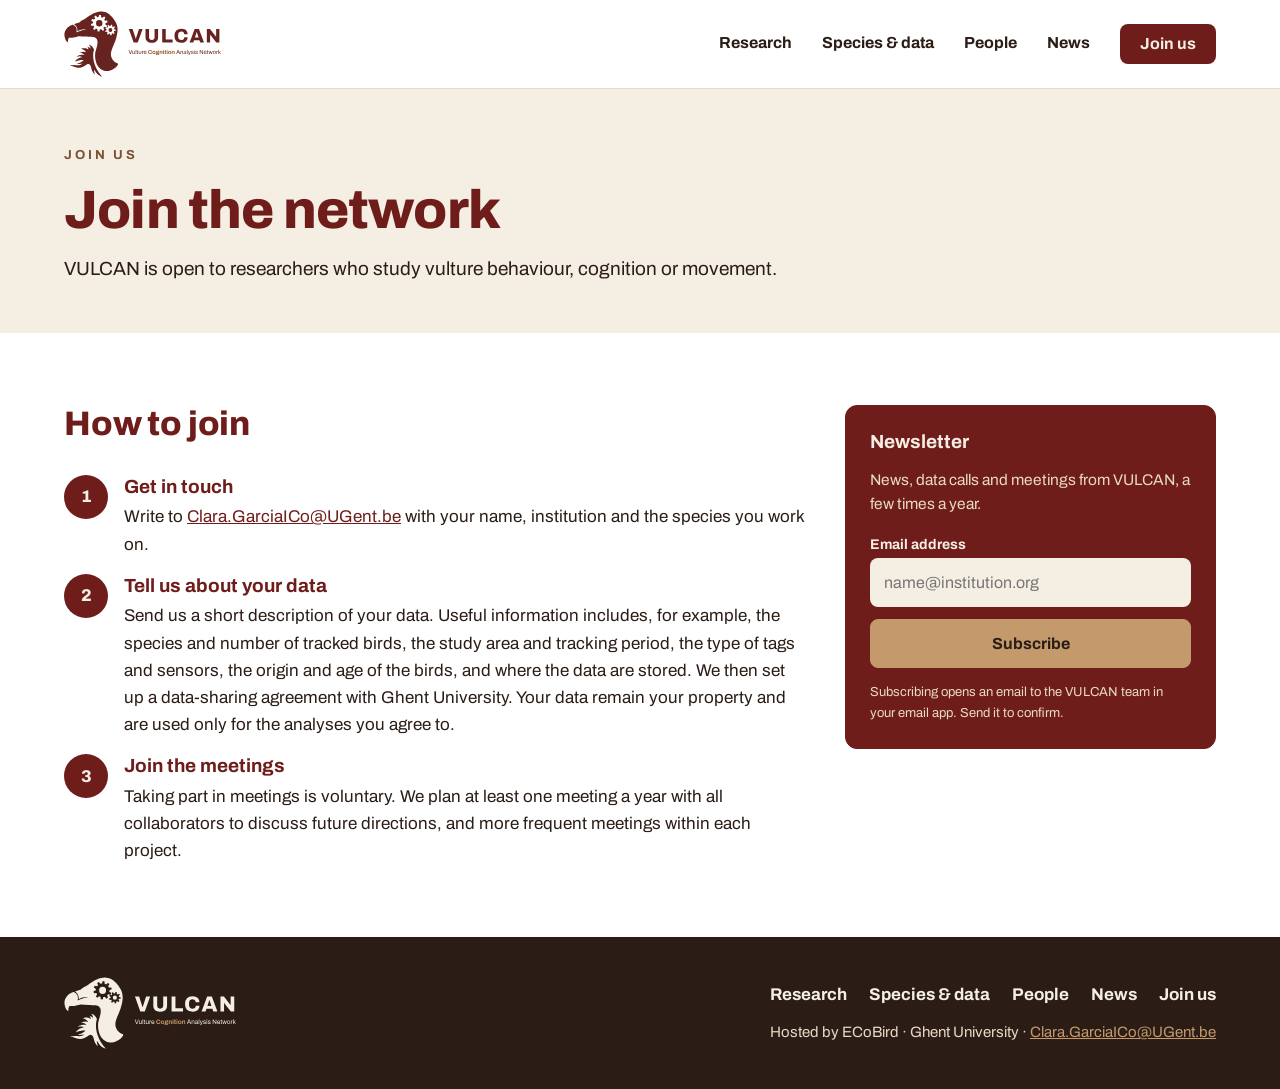
<file: join.html>
<!doctype html>
<html lang="en">
<head>
<meta charset="utf-8">
<meta name="viewport" content="width=device-width, initial-scale=1">
<title>Join us · VULCAN</title>
<meta name="description" content="How to join the VULCAN network and share data.">
<meta property="og:title" content="Join us · VULCAN">
<meta property="og:description" content="How to join the VULCAN network and share data.">
<meta property="og:image" content="assets/img/og-image.png">
<meta name="theme-color" content="#6F1D1B">
<link rel="icon" href="assets/img/favicon.svg" type="image/svg+xml">
<link rel="icon" href="assets/img/favicon-32.png" sizes="32x32" type="image/png">
<link rel="apple-touch-icon" href="assets/img/apple-touch-icon.png">
<link rel="preload" href="assets/fonts/archivo-latin-700-normal.woff2" as="font" type="font/woff2" crossorigin>
<link rel="stylesheet" href="assets/style.css">
</head>
<body>
<a class="skip" href="#main">Skip to content</a>
<header class="site-header">
  <div class="wrap">
    <a class="brand" href="index.html"><img src="assets/img/logo.svg" width="157" height="66" alt="VULCAN · Vulture Cognition Analysis Network · home"></a>
    <button class="menu-toggle" aria-expanded="false" aria-controls="nav">Menu</button>
    <nav class="nav" id="nav" aria-label="Main"><a href="research.html">Research</a><a href="species.html">Species &amp; data</a><a href="people.html">People</a><a href="news.html">News</a><a class="btn" href="join.html" aria-current="page">Join us</a></nav>
  </div>
</header>
<main id="main">
<section class="page-hero"><div class="wrap">
  <p class="kicker">Join us</p><h1>Join the network</h1><p class="lead">VULCAN is open to researchers who study vulture behaviour, cognition or movement.</p>
</div></section>
<section><div class="wrap split">
  <div><div class="section-head"><h2>How to join</h2></div>
  <ol class="steps">
    <li><div><h3>Get in touch</h3><p>Write to <a href="mailto:Clara.GarciaICo@UGent.be">Clara.GarciaICo@UGent.be</a> with your name, institution and the species you work on.</p></div></li>
    <li><div><h3>Tell us about your data</h3><p>Send us a short description of your data. Useful information includes, for example, the species and number of tracked birds, the study area and tracking period, the type of tags and sensors, the origin and age of the birds, and where the data are stored. We then set up a data-sharing agreement with Ghent University. Your data remain your property and are used only for the analyses you agree to.</p></div></li>
    <li><div><h3>Join the meetings</h3><p>Taking part in meetings is voluntary. We plan at least one meeting a year with all collaborators to discuss future directions, and more frequent meetings within each project.</p></div></li>
  </ol></div>
  <div class="card newsletter">
  <h3>Newsletter</h3>
  <p>News, data calls and meetings from VULCAN, a few times a year.</p>
  <form class="nl-form" data-to="Clara.GarciaICo@UGent.be">
    <label for="nl-email">Email address</label>
    <input id="nl-email" name="email" type="email" required placeholder="name@institution.org" autocomplete="email">
    <p style="margin:12px 0 0"><button class="btn btn-tawny" type="submit">Subscribe</button></p>
  </form>
  <small>Subscribing opens an email to the VULCAN team in your email app. Send it to confirm.</small>
</div>
</div></section>
</main>
<footer class="site-footer">
  <div class="wrap">
    <a href="index.html"><img src="assets/img/logo-dark.svg" width="172" height="72" alt="VULCAN · Vulture Cognition Analysis Network"></a>
    <div class="foot-right">
      <nav class="foot-nav" aria-label="Footer"><a href="research.html">Research</a><a href="species.html">Species &amp; data</a><a href="people.html">People</a><a href="news.html">News</a><a href="join.html">Join us</a></nav>
      <p class="foot-meta">Hosted by ECoBird · Ghent University · <a href="mailto:Clara.GarciaICo@UGent.be">Clara.GarciaICo@UGent.be</a></p>
    </div>
  </div>
</footer>
<script src="assets/site.js"></script>
</body>
</html>
</file>
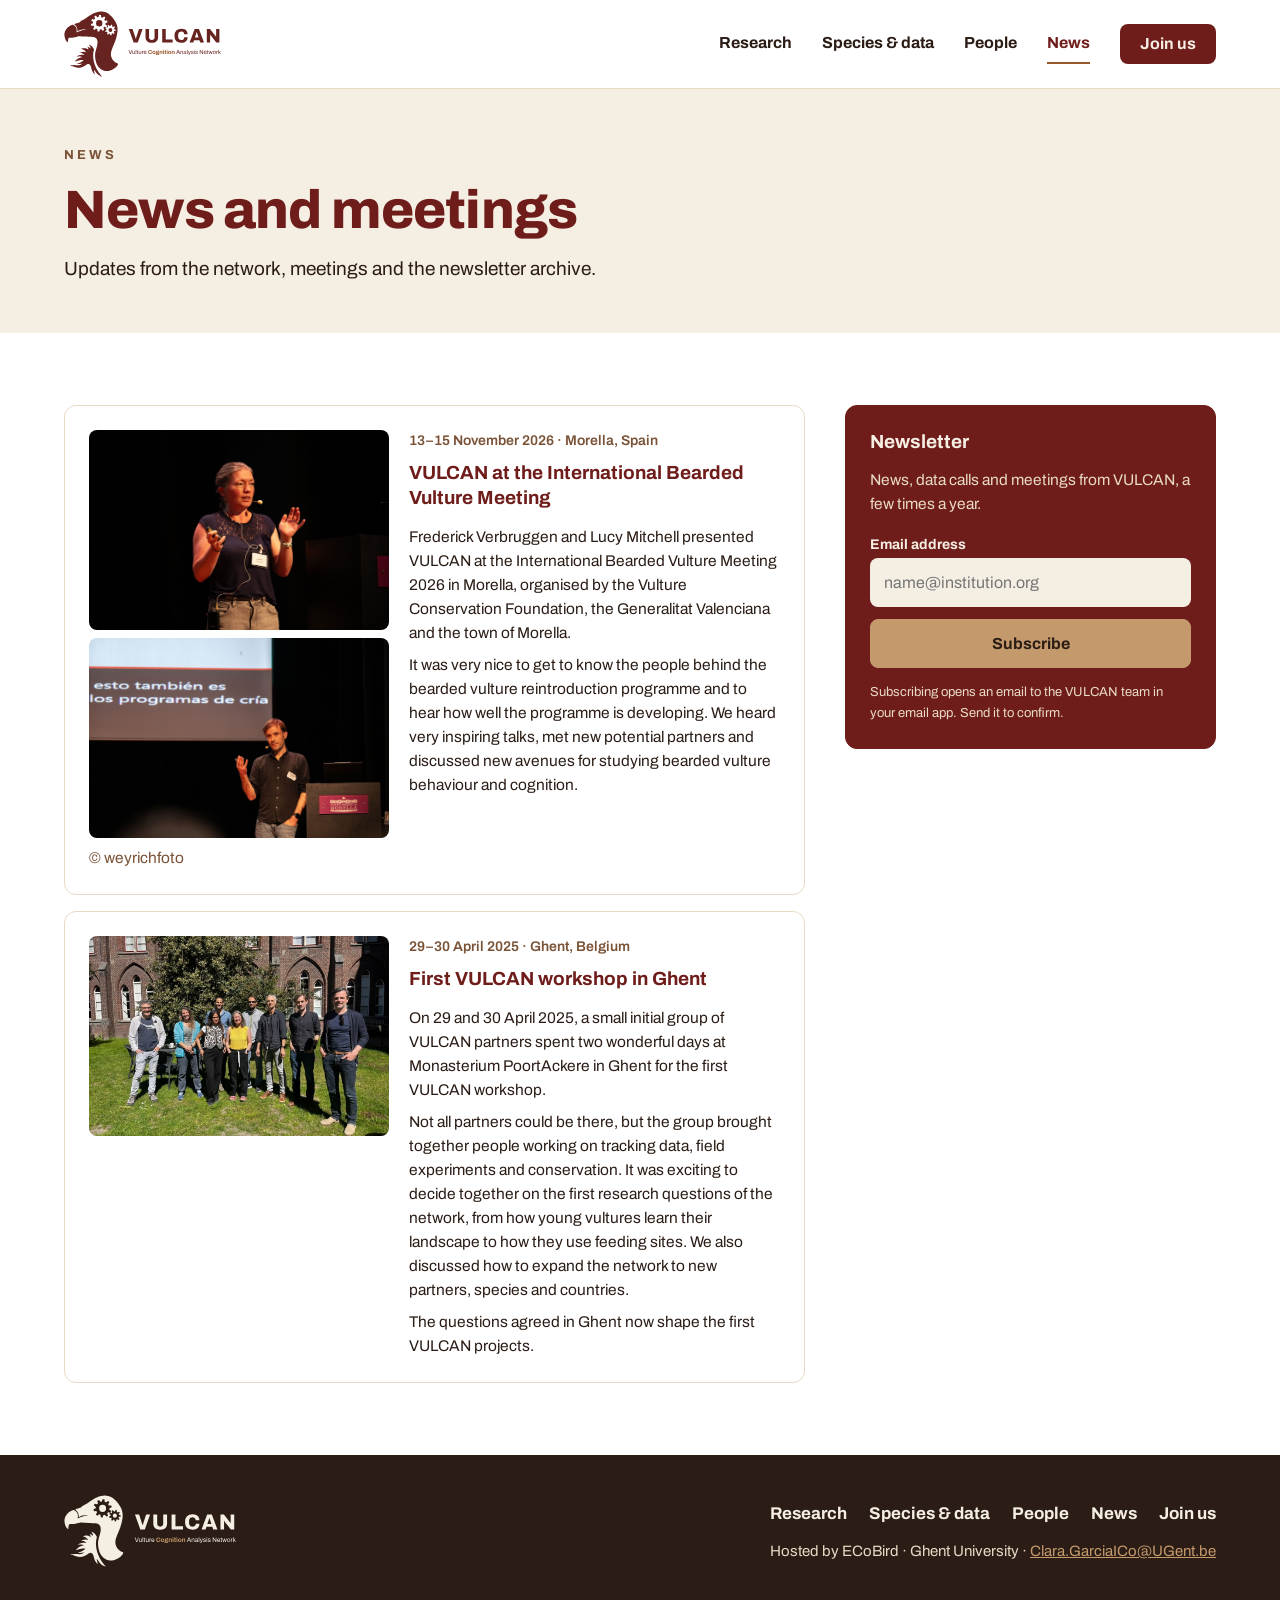
<file: news.html>
<!doctype html>
<html lang="en">
<head>
<meta charset="utf-8">
<meta name="viewport" content="width=device-width, initial-scale=1">
<title>News · VULCAN</title>
<meta name="description" content="Updates, meetings and newsletters from the VULCAN network.">
<meta property="og:title" content="News · VULCAN">
<meta property="og:description" content="Updates, meetings and newsletters from the VULCAN network.">
<meta property="og:image" content="assets/img/og-image.png">
<meta name="theme-color" content="#6F1D1B">
<link rel="icon" href="assets/img/favicon.svg" type="image/svg+xml">
<link rel="icon" href="assets/img/favicon-32.png" sizes="32x32" type="image/png">
<link rel="apple-touch-icon" href="assets/img/apple-touch-icon.png">
<link rel="preload" href="assets/fonts/archivo-latin-700-normal.woff2" as="font" type="font/woff2" crossorigin>
<link rel="stylesheet" href="assets/style.css">
</head>
<body>
<a class="skip" href="#main">Skip to content</a>
<header class="site-header">
  <div class="wrap">
    <a class="brand" href="index.html"><img src="assets/img/logo.svg" width="157" height="66" alt="VULCAN · Vulture Cognition Analysis Network · home"></a>
    <button class="menu-toggle" aria-expanded="false" aria-controls="nav">Menu</button>
    <nav class="nav" id="nav" aria-label="Main"><a href="research.html">Research</a><a href="species.html">Species &amp; data</a><a href="people.html">People</a><a href="news.html" aria-current="page">News</a><a class="btn" href="join.html">Join us</a></nav>
  </div>
</header>
<main id="main">
<section class="page-hero"><div class="wrap">
  <p class="kicker">News</p><h1>News and meetings</h1><p class="lead">Updates from the network, meetings and the newsletter archive.</p>
</div></section>
<section><div class="wrap split">
  <div class="stack"><article class="card news-item news-full"><div class="news-media"><img src="assets/img/news/morella-2026-1.jpg" alt="Lucy Mitchell presenting VULCAN in Morella" loading="lazy"><img src="assets/img/news/morella-2026-2.jpg" alt="Frederick Verbruggen presenting VULCAN in Morella" loading="lazy"><p class="credit">© weyrichfoto</p></div><div class="news-body"><p class="meta">13–15 November 2026 · Morella, Spain</p><h3>VULCAN at the International Bearded Vulture Meeting</h3><p>Frederick Verbruggen and Lucy Mitchell presented VULCAN at the International Bearded Vulture Meeting 2026 in Morella, organised by the Vulture Conservation Foundation, the Generalitat Valenciana and the town of Morella.</p><p>It was very nice to get to know the people behind the bearded vulture reintroduction programme and to hear how well the programme is developing. We heard very inspiring talks, met new potential partners and discussed new avenues for studying bearded vulture behaviour and cognition.</p></div></article><article class="card news-item news-full"><div class="news-media"><img src="assets/img/news/ghent-workshop-2025.jpg" alt="Participants of the first VULCAN workshop in Ghent" loading="lazy"></div><div class="news-body"><p class="meta">29–30 April 2025 · Ghent, Belgium</p><h3>First VULCAN workshop in Ghent</h3><p>On 29 and 30 April 2025, a small initial group of VULCAN partners spent two wonderful days at Monasterium PoortAckere in Ghent for the first VULCAN workshop.</p><p>Not all partners could be there, but the group brought together people working on tracking data, field experiments and conservation. It was exciting to decide together on the first research questions of the network, from how young vultures learn their landscape to how they use feeding sites. We also discussed how to expand the network to new partners, species and countries.</p><p>The questions agreed in Ghent now shape the first VULCAN projects.</p></div></article></div>
  <div class="card newsletter">
  <h3>Newsletter</h3>
  <p>News, data calls and meetings from VULCAN, a few times a year.</p>
  <form class="nl-form" data-to="Clara.GarciaICo@UGent.be">
    <label for="nl-email">Email address</label>
    <input id="nl-email" name="email" type="email" required placeholder="name@institution.org" autocomplete="email">
    <p style="margin:12px 0 0"><button class="btn btn-tawny" type="submit">Subscribe</button></p>
  </form>
  <small>Subscribing opens an email to the VULCAN team in your email app. Send it to confirm.</small>
</div>
</div></section>
</main>
<footer class="site-footer">
  <div class="wrap">
    <a href="index.html"><img src="assets/img/logo-dark.svg" width="172" height="72" alt="VULCAN · Vulture Cognition Analysis Network"></a>
    <div class="foot-right">
      <nav class="foot-nav" aria-label="Footer"><a href="research.html">Research</a><a href="species.html">Species &amp; data</a><a href="people.html">People</a><a href="news.html">News</a><a href="join.html">Join us</a></nav>
      <p class="foot-meta">Hosted by ECoBird · Ghent University · <a href="mailto:Clara.GarciaICo@UGent.be">Clara.GarciaICo@UGent.be</a></p>
    </div>
  </div>
</footer>
<script src="assets/site.js"></script>
</body>
</html>
</file>
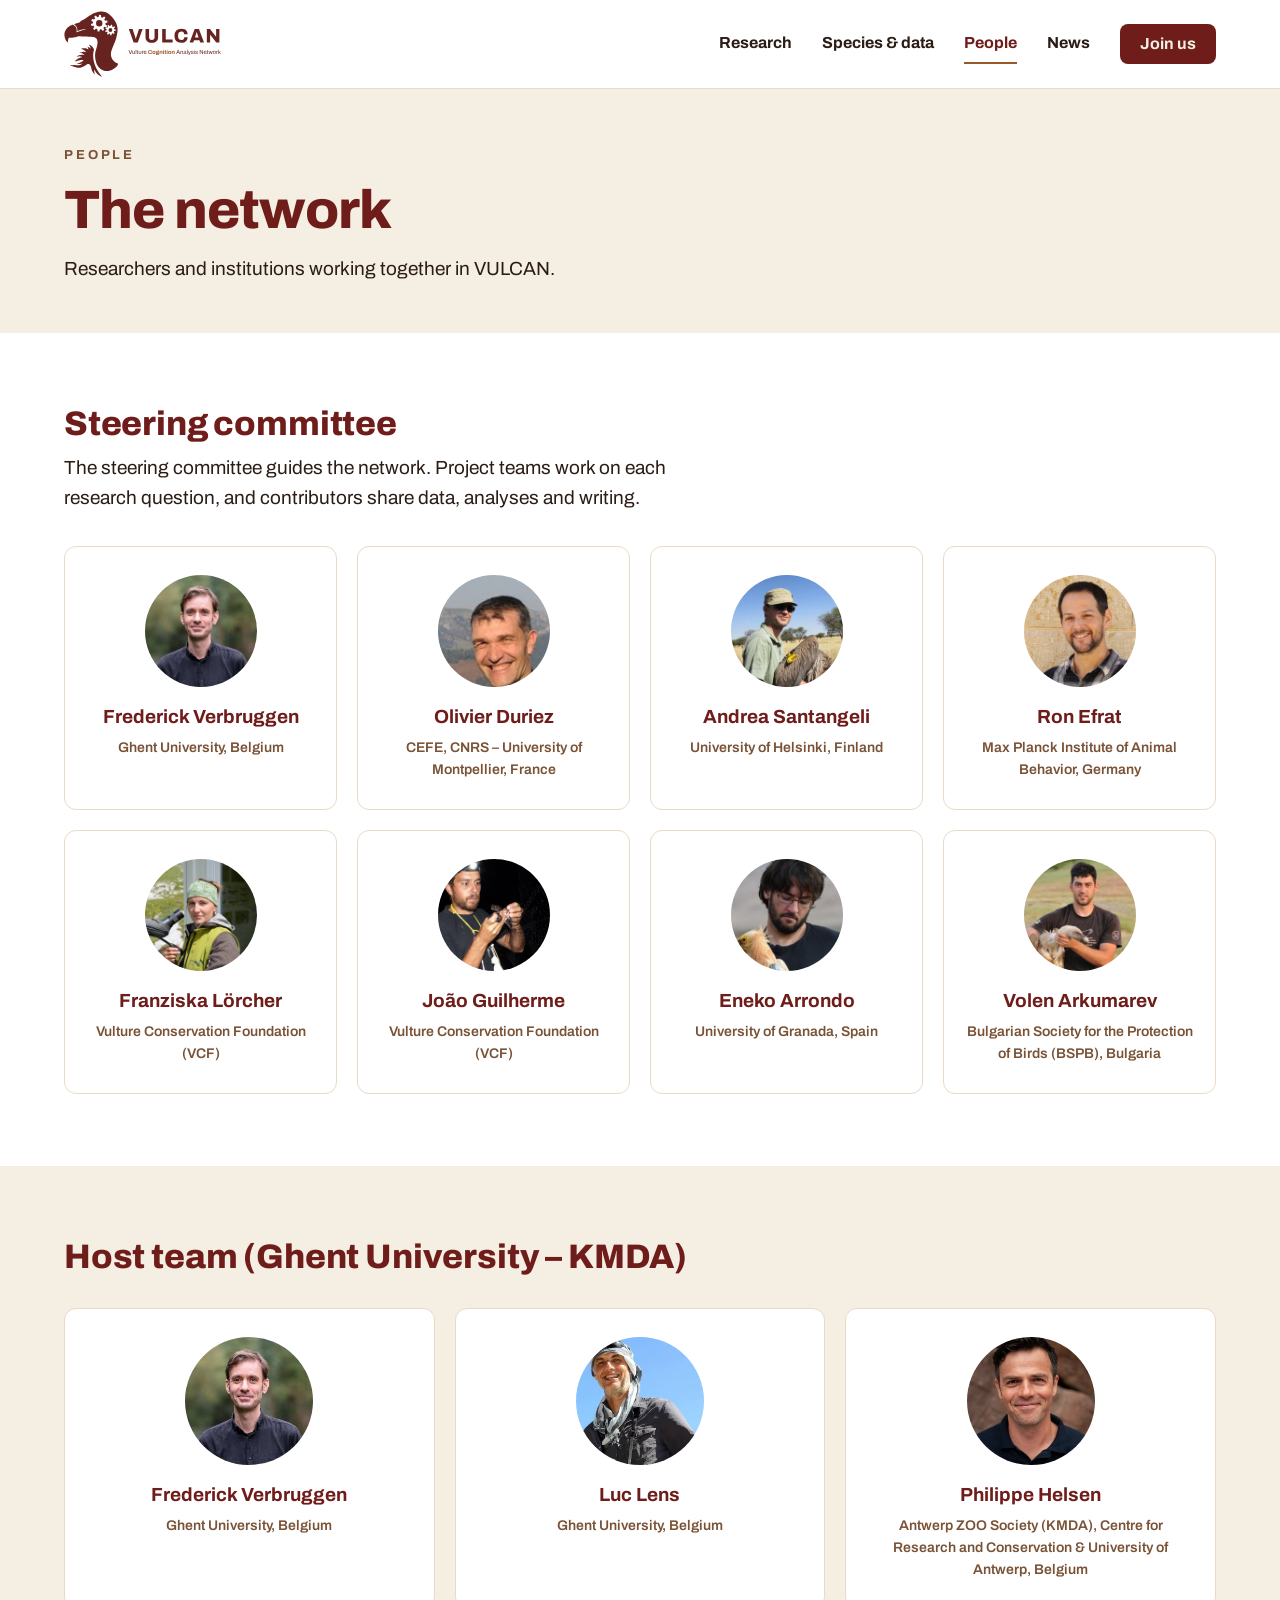
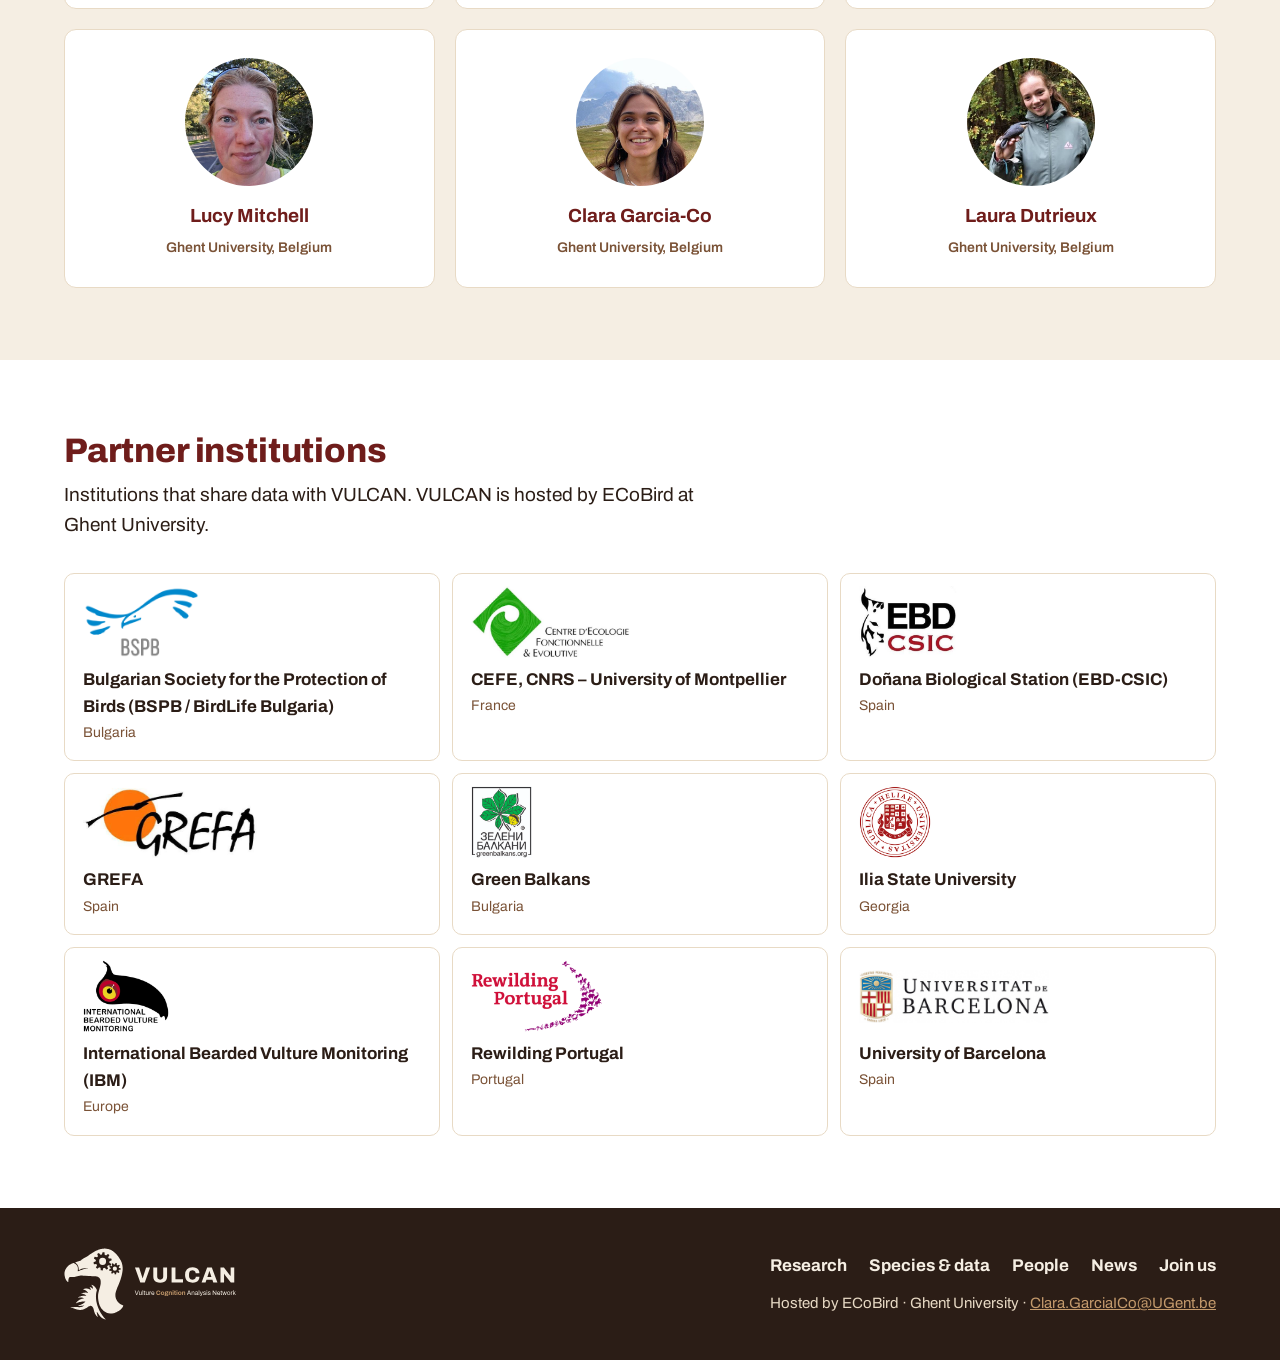
<file: people.html>
<!doctype html>
<html lang="en">
<head>
<meta charset="utf-8">
<meta name="viewport" content="width=device-width, initial-scale=1">
<title>People · VULCAN</title>
<meta name="description" content="Members and partner institutions of the VULCAN network.">
<meta property="og:title" content="People · VULCAN">
<meta property="og:description" content="Members and partner institutions of the VULCAN network.">
<meta property="og:image" content="assets/img/og-image.png">
<meta name="theme-color" content="#6F1D1B">
<link rel="icon" href="assets/img/favicon.svg" type="image/svg+xml">
<link rel="icon" href="assets/img/favicon-32.png" sizes="32x32" type="image/png">
<link rel="apple-touch-icon" href="assets/img/apple-touch-icon.png">
<link rel="preload" href="assets/fonts/archivo-latin-700-normal.woff2" as="font" type="font/woff2" crossorigin>
<link rel="stylesheet" href="assets/style.css">
</head>
<body>
<a class="skip" href="#main">Skip to content</a>
<header class="site-header">
  <div class="wrap">
    <a class="brand" href="index.html"><img src="assets/img/logo.svg" width="157" height="66" alt="VULCAN · Vulture Cognition Analysis Network · home"></a>
    <button class="menu-toggle" aria-expanded="false" aria-controls="nav">Menu</button>
    <nav class="nav" id="nav" aria-label="Main"><a href="research.html">Research</a><a href="species.html">Species &amp; data</a><a href="people.html" aria-current="page">People</a><a href="news.html">News</a><a class="btn" href="join.html">Join us</a></nav>
  </div>
</header>
<main id="main">
<section class="page-hero"><div class="wrap">
  <p class="kicker">People</p><h1>The network</h1><p class="lead">Researchers and institutions working together in VULCAN.</p>
</div></section>
<section><div class="wrap">
  <div class="section-head"><h2>Steering committee</h2><p class="lead">The steering committee guides the network. Project teams work on each research question, and contributors share data, analyses and writing.</p></div>
  <div class="grid g4 people-grid"><div class="card person"><div class="avatar"><img src="assets/img/people/verbruggen.jpg" alt="" loading="lazy" onerror="this.remove()"></div><h3>Frederick Verbruggen</h3><p class="meta">Ghent University, Belgium</p></div><div class="card person"><div class="avatar"><img src="assets/img/people/duriez.jpg" alt="" loading="lazy" onerror="this.remove()"></div><h3>Olivier Duriez</h3><p class="meta">CEFE, CNRS – University of Montpellier, France</p></div><div class="card person"><div class="avatar"><img src="assets/img/people/santangeli.jpg" alt="" loading="lazy" onerror="this.remove()"></div><h3>Andrea Santangeli</h3><p class="meta">University of Helsinki, Finland</p></div><div class="card person"><div class="avatar"><img src="assets/img/people/efrat.jpg" alt="" loading="lazy" onerror="this.remove()"></div><h3>Ron Efrat</h3><p class="meta">Max Planck Institute of Animal Behavior, Germany</p></div><div class="card person"><div class="avatar"><img src="assets/img/people/loercher.jpg" alt="" loading="lazy" onerror="this.remove()"></div><h3>Franziska Lörcher</h3><p class="meta">Vulture Conservation Foundation (VCF)</p></div><div class="card person"><div class="avatar"><img src="assets/img/people/guilherme.jpg" alt="" loading="lazy" onerror="this.remove()"></div><h3>João Guilherme</h3><p class="meta">Vulture Conservation Foundation (VCF)</p></div><div class="card person"><div class="avatar"><img src="assets/img/people/arrondo.jpg" alt="" loading="lazy" onerror="this.remove()"></div><h3>Eneko Arrondo</h3><p class="meta">University of Granada, Spain</p></div><div class="card person"><div class="avatar"><img src="assets/img/people/arkumarev.jpg" alt="" loading="lazy" onerror="this.remove()"></div><h3>Volen Arkumarev</h3><p class="meta">Bulgarian Society for the Protection of Birds (BSPB), Bulgaria</p></div></div>
</div></section>
<section class="bg-cream"><div class="wrap">
  <div class="section-head"><h2>Host team (Ghent University – KMDA)</h2></div>
  <div class="grid g3 people-grid"><div class="card person"><div class="avatar"><img src="assets/img/people/verbruggen.jpg" alt="" loading="lazy" onerror="this.remove()"></div><h3>Frederick Verbruggen</h3><p class="meta">Ghent University, Belgium</p></div><div class="card person"><div class="avatar"><img src="assets/img/people/lens.jpg" alt="" loading="lazy" onerror="this.remove()"></div><h3>Luc Lens</h3><p class="meta">Ghent University, Belgium</p></div><div class="card person"><div class="avatar"><img src="assets/img/people/helsen.jpg" alt="" loading="lazy" onerror="this.remove()"></div><h3>Philippe Helsen</h3><p class="meta">Antwerp ZOO Society (KMDA), Centre for Research and Conservation &amp; University of Antwerp, Belgium</p></div><div class="card person"><div class="avatar"><img src="assets/img/people/mitchell.jpg" alt="" loading="lazy" onerror="this.remove()"></div><h3>Lucy Mitchell</h3><p class="meta">Ghent University, Belgium</p></div><div class="card person"><div class="avatar"><img src="assets/img/people/garcia-co.jpg" alt="" loading="lazy" onerror="this.remove()"></div><h3>Clara Garcia-Co</h3><p class="meta">Ghent University, Belgium</p></div><div class="card person"><div class="avatar"><img src="assets/img/people/dutrieux.jpg" alt="" loading="lazy" onerror="this.remove()"></div><h3>Laura Dutrieux</h3><p class="meta">Ghent University, Belgium</p></div></div>
</div></section>
<section><div class="wrap">
  <div class="section-head"><h2>Partner institutions</h2><p class="lead">Institutions that share data with VULCAN. VULCAN is hosted by ECoBird at Ghent University.</p></div>
  <ul class="partner-list"><li><div class="plogo"><img src="assets/img/partners/bspb.png" alt="Bulgarian Society for the Protection of Birds (BSPB / BirdLife Bulgaria) logo" loading="lazy" onerror="this.parentNode.remove()"></div><b>Bulgarian Society for the Protection of Birds (BSPB / BirdLife Bulgaria)</b><span>Bulgaria</span></li><li><div class="plogo"><img src="assets/img/partners/cefe.png" alt="CEFE, CNRS – University of Montpellier logo" loading="lazy" onerror="this.parentNode.remove()"></div><b>CEFE, CNRS – University of Montpellier</b><span>France</span></li><li><div class="plogo"><img src="assets/img/partners/ebd-csic.png" alt="Doñana Biological Station (EBD-CSIC) logo" loading="lazy" onerror="this.parentNode.remove()"></div><b>Doñana Biological Station (EBD-CSIC)</b><span>Spain</span></li><li><div class="plogo"><img src="assets/img/partners/grefa.png" alt="GREFA logo" loading="lazy" onerror="this.parentNode.remove()"></div><b>GREFA</b><span>Spain</span></li><li><div class="plogo"><img src="assets/img/partners/green-balkans.png" alt="Green Balkans logo" loading="lazy" onerror="this.parentNode.remove()"></div><b>Green Balkans</b><span>Bulgaria</span></li><li><div class="plogo"><img src="assets/img/partners/ilia.png" alt="Ilia State University logo" loading="lazy" onerror="this.parentNode.remove()"></div><b>Ilia State University</b><span>Georgia</span></li><li><div class="plogo"><img src="assets/img/partners/ibm.png" alt="International Bearded Vulture Monitoring (IBM) logo" loading="lazy" onerror="this.parentNode.remove()"></div><b>International Bearded Vulture Monitoring (IBM)</b><span>Europe</span></li><li><div class="plogo"><img src="assets/img/partners/rewilding-portugal.png" alt="Rewilding Portugal logo" loading="lazy" onerror="this.parentNode.remove()"></div><b>Rewilding Portugal</b><span>Portugal</span></li><li><div class="plogo"><img src="assets/img/partners/ub.png" alt="University of Barcelona logo" loading="lazy" onerror="this.parentNode.remove()"></div><b>University of Barcelona</b><span>Spain</span></li></ul>
</div></section>
</main>
<footer class="site-footer">
  <div class="wrap">
    <a href="index.html"><img src="assets/img/logo-dark.svg" width="172" height="72" alt="VULCAN · Vulture Cognition Analysis Network"></a>
    <div class="foot-right">
      <nav class="foot-nav" aria-label="Footer"><a href="research.html">Research</a><a href="species.html">Species &amp; data</a><a href="people.html">People</a><a href="news.html">News</a><a href="join.html">Join us</a></nav>
      <p class="foot-meta">Hosted by ECoBird · Ghent University · <a href="mailto:Clara.GarciaICo@UGent.be">Clara.GarciaICo@UGent.be</a></p>
    </div>
  </div>
</footer>
<script src="assets/site.js"></script>
</body>
</html>
</file>
<file: assets/style.css>
/* VULCAN · Vulture Cognition Analysis Network
   Palette: vulture red #66231F, wordmark burgundy #6F1D1B, rust #99582A,
   tawny #C49A6C, sand #E8DAC5, cream #F5EEE3, dark brown #2B1D16 */
@font-face{font-family:"Archivo";font-weight:400;font-display:swap;src:url(fonts/archivo-latin-400-normal.woff2) format("woff2")}
@font-face{font-family:"Archivo";font-weight:500;font-display:swap;src:url(fonts/archivo-latin-500-normal.woff2) format("woff2")}
@font-face{font-family:"Archivo";font-weight:600;font-display:swap;src:url(fonts/archivo-latin-600-normal.woff2) format("woff2")}
@font-face{font-family:"Archivo";font-weight:700;font-display:swap;src:url(fonts/archivo-latin-700-normal.woff2) format("woff2")}
@font-face{font-family:"Archivo";font-weight:800;font-display:swap;src:url(fonts/archivo-latin-800-normal.woff2) format("woff2")}
:root{
  --bird:#66231F;--burgundy:#6F1D1B;--rust:#99582A;--tawny:#C49A6C;--sand:#E8DAC5;--cream:#F5EEE3;
  --dark:#2B1D16;--ink:#2B1D16;--muted:#7A5236;--white:#FFFFFF;--line:#E8DAC5;
  --wrap:1200px;--gutter:clamp(16px,5vw,80px);--radius:12px;
}
*{box-sizing:border-box}
html{-webkit-text-size-adjust:100%}
body{margin:0;font-family:"Archivo",system-ui,-apple-system,"Segoe UI",sans-serif;color:var(--ink);background:var(--white);font-size:17px;line-height:1.6}
img,svg{max-width:100%;display:block}
a{color:var(--burgundy)}
a:hover{color:var(--rust)}
:focus-visible{outline:3px solid var(--rust);outline-offset:3px;border-radius:4px}
.wrap{max-width:calc(var(--wrap) + 2*var(--gutter));margin:0 auto;padding:0 var(--gutter)}
.skip{position:absolute;left:-9999px;top:0;background:var(--burgundy);color:var(--cream);padding:10px 16px;z-index:10}
.skip:focus{left:16px;top:16px}

/* header */
.site-header{background:var(--white);border-bottom:1px solid var(--line);position:sticky;top:0;z-index:5}
.site-header .wrap{display:flex;align-items:center;justify-content:space-between;gap:24px;min-height:88px}
.brand img{height:66px;width:auto}
.nav{display:flex;align-items:center;gap:30px}
.nav a{font-weight:700;font-size:16px;color:var(--ink);text-decoration:none;padding:6px 0;border-bottom:2px solid transparent}
.nav a:hover{color:var(--burgundy)}
.nav a[aria-current="page"]{color:var(--burgundy);border-bottom-color:var(--rust)}
.nav a.btn{border:0;padding:10px 20px}
.menu-toggle{display:none;background:none;border:1.5px solid var(--burgundy);color:var(--burgundy);border-radius:8px;font:700 15px/1 "Archivo",sans-serif;padding:10px 14px;cursor:pointer}

/* buttons */
.btn{display:inline-block;font-weight:700;font-size:16px;line-height:1.2;padding:14px 24px;border-radius:8px;text-decoration:none;border:1.5px solid var(--burgundy);transition:background .15s,color .15s}
.btn-primary,.nav a.btn{background:var(--burgundy);color:var(--cream)!important}
.btn-primary:hover,.nav a.btn:hover{background:var(--bird);color:var(--white)!important}
.btn-ghost{color:var(--burgundy);background:transparent}
.btn-ghost:hover{background:var(--burgundy);color:var(--cream)}
.btn-tawny{background:var(--tawny);border-color:var(--tawny);color:var(--dark)}
.btn-tawny:hover{background:var(--sand);border-color:var(--sand);color:var(--dark)}

/* type */
.kicker{font-weight:700;font-size:13px;letter-spacing:.22em;text-transform:uppercase;color:var(--muted);margin:0}
h1,h2,h3{color:var(--burgundy);margin:0;line-height:1.12}
h1{font-weight:800;font-size:clamp(34px,4.6vw,54px);letter-spacing:-.015em}
h2{font-weight:800;letter-spacing:-.005em;font-size:clamp(26px,3vw,34px)}
h3{font-weight:700;font-size:19px;line-height:1.3}
.lead{font-size:clamp(17px,1.6vw,19px);line-height:1.6;margin:0;max-width:60ch}
.placeholder{color:var(--muted);font-style:italic}

/* sections */
section{padding:72px 0}
.section-head{display:flex;flex-direction:column;gap:10px;margin-bottom:32px;max-width:70ch}
.bg-cream{background:var(--cream)}
.bg-burgundy{background:var(--burgundy);color:var(--cream)}
.bg-dark{background:var(--dark);color:var(--sand)}

/* hero */
.hero{background:var(--cream);padding:64px 0}
.hero .wrap{display:grid;grid-template-columns:1.05fr 1fr;align-items:center;gap:48px}
.hero-text{display:flex;flex-direction:column;gap:22px}
.hero-actions{display:flex;gap:14px;flex-wrap:wrap}
.hero-art img{width:100%;height:auto}
.page-hero{background:var(--cream);padding:56px 0 48px}
.page-hero .wrap{display:flex;flex-direction:column;gap:14px}

/* stats */
.stats{padding:0}
.stats .wrap{display:grid;grid-template-columns:repeat(3,1fr);gap:24px}
.stat{padding:26px 0;display:flex;align-items:baseline;gap:12px}
.stat b{font-weight:800;font-size:34px;color:var(--cream)}
.stat span{font-size:16px;color:var(--sand)}

/* cards and grids */
.grid{display:grid;gap:20px}
.g4{grid-template-columns:repeat(4,1fr)}
.g3{grid-template-columns:repeat(3,1fr)}
.g2{grid-template-columns:repeat(2,1fr)}
.card{background:var(--white);border:1px solid var(--line);border-radius:var(--radius);padding:24px;display:flex;flex-direction:column;gap:8px}
.card p{margin:0;font-size:15.5px;line-height:1.55}
.card .meta{font-size:14px;color:var(--muted);font-weight:600}
.card-dot{width:12px;height:12px;border-radius:50%;background:var(--rust);margin-bottom:6px}
.card-ring{width:14px;height:14px;border-radius:50%;border:3px solid var(--tawny);margin-bottom:6px}
.species .sci{font-style:italic;color:var(--muted);font-size:15px;margin:0}
.person{align-items:flex-start}
.avatar{width:72px;height:72px;border-radius:50%;background:var(--sand);margin-bottom:8px}
.news-item{flex-direction:row;gap:20px;align-items:center}
.thumb{width:120px;height:80px;border-radius:8px;background:var(--sand);flex-shrink:0}
.split{display:grid;grid-template-columns:2fr 1fr;gap:40px;align-items:start}
.stack{display:flex;flex-direction:column;gap:16px}
.prose{max-width:68ch}
.prose p{margin:0 0 16px}
.steps{counter-reset:s;list-style:none;padding:0;margin:0;display:grid;gap:16px}
.steps li{counter-increment:s;display:grid;grid-template-columns:44px 1fr;gap:16px;align-items:start}
.steps li::before{content:counter(s);width:44px;height:44px;border-radius:50%;background:var(--burgundy);color:var(--cream);font-weight:800;display:grid;place-items:center}
.steps h3{margin-bottom:4px}
.steps p{margin:0}

/* newsletter */
.newsletter{background:var(--burgundy);border-color:var(--burgundy);color:var(--cream);gap:14px}
.newsletter h3{color:var(--cream)}
.newsletter p{color:var(--sand)}
.newsletter label{font-size:14px;font-weight:700;color:var(--cream)}
.newsletter input{font:inherit;font-size:16px;width:100%;padding:12px 14px;border-radius:8px;border:0;background:var(--cream);color:var(--ink)}
.newsletter .btn{width:100%;text-align:center;cursor:pointer;font-family:inherit}
.newsletter small{color:var(--sand);font-size:13px}

/* footer */
.site-footer{background:var(--dark);color:var(--sand);padding:40px 0}
.site-footer .wrap{display:flex;align-items:center;justify-content:space-between;gap:28px;flex-wrap:wrap}
.site-footer img{height:72px;width:auto}
.foot-nav{display:flex;gap:22px;flex-wrap:wrap;font-weight:700}
.foot-nav a{color:var(--cream);text-decoration:none}
.foot-nav a:hover{color:var(--tawny)}
.foot-meta{font-size:15px;margin:6px 0 0}
.foot-right{display:flex;flex-direction:column;gap:6px;align-items:flex-end}

/* responsive */
@media (max-width:1060px){
  .nav{gap:20px}.nav a{font-size:15px}
  .g4{grid-template-columns:repeat(2,1fr)}
}
@media (max-width:900px){
  .menu-toggle{display:inline-block}
  .nav{display:none;position:absolute;left:0;right:0;top:100%;background:var(--white);border-bottom:1px solid var(--line);flex-direction:column;align-items:stretch;gap:0;padding:8px var(--gutter) 20px}
  .nav.open{display:flex}
  .nav a{padding:12px 0;border-bottom:1px solid var(--line)}
  .nav a[aria-current="page"]{border-bottom-color:var(--line);color:var(--rust)}
  .nav a.btn{margin-top:14px;text-align:center;border-bottom:0}
  .site-header .wrap{min-height:72px;position:relative}
  .brand img{height:52px}
  .hero .wrap,.split{grid-template-columns:1fr}
  .hero-art{order:-1;max-width:520px}
  .g3,.g2{grid-template-columns:1fr}
  .stats .wrap{grid-template-columns:1fr;gap:0}
  .stat{padding:16px 0;border-bottom:1px solid rgba(232,218,197,.25)}
  .stat:last-child{border-bottom:0}
  .foot-right{align-items:flex-start}
  section{padding:52px 0}
}
@media (max-width:560px){
  .g4{grid-template-columns:1fr}
  .news-item{flex-direction:column;align-items:flex-start}
  .thumb{width:100%;height:140px}
}

/* layout fixes: full-width prose sections, footer at the bottom of short pages */
.wrap.prose{max-width:calc(var(--wrap) + 2*var(--gutter))}
.wrap.prose>*{max-width:68ch}
body{min-height:100vh;display:flex;flex-direction:column}
main{flex:1}

/* species photos */
.species{padding:0;overflow:hidden}
.species .photo{aspect-ratio:4/3;width:100%;object-fit:cover;background:var(--sand)}
.species .body{padding:18px 22px 22px;display:flex;flex-direction:column;gap:4px}
.credit{font-size:12.5px;color:var(--muted);margin:6px 0 0}
.credit a{color:var(--muted)}

/* photos in news thumbnails and avatars (hidden until the file exists) */
.thumb{overflow:hidden;width:200px;height:140px}
.thumb img,.avatar img{width:100%;height:100%;object-fit:cover;display:block}
.avatar{overflow:hidden}
.news-item{align-items:flex-start}
.news-item h3{margin:2px 0 6px}
.news-item p{margin:0}
@media (max-width:560px){.thumb{width:100%;height:180px}}

/* photo cards, bands and side photos */
.photo-card{padding:0;overflow:hidden}
.photo-card .photo,.side-photo .photo{aspect-ratio:4/3;width:100%;object-fit:cover;background:var(--sand);display:block}
.photo-card .body{padding:18px 22px 22px;display:flex;flex-direction:column;gap:6px}
.band{margin:0;background:var(--dark)}
.band-img{width:100%;height:clamp(220px,34vw,440px);object-fit:cover;display:block;background:var(--sand)}
.band figcaption{font-size:13px;color:var(--sand);padding-top:10px;padding-bottom:12px}
.band figcaption a{color:var(--sand)}
.side-photo{margin:0}
.side-photo .photo{border-radius:var(--radius)}
.page-hero .lead{max-width:72ch}

/* v15: news media, people, partners, about split, spacing */
.news-item{display:grid;grid-template-columns:220px 1fr;gap:20px;align-items:start}
.news-full{grid-template-columns:300px 1fr}
.news-media{display:flex;flex-direction:column;gap:8px}
.news-media img{width:100%;aspect-ratio:3/2;object-fit:cover;border-radius:8px;background:var(--sand);display:block}
.news-media .credit{margin:0}
.news-body{display:flex;flex-direction:column;gap:8px}
.news-body p{margin:0}
.thumb{display:none}
.people-grid .person{align-items:center;text-align:center;padding:28px 20px}
.avatar{width:128px;height:128px;border-radius:50%;background:var(--sand);margin-bottom:10px;overflow:hidden;flex-shrink:0}
.partner-list{list-style:none;margin:0;padding:0;display:grid;grid-template-columns:repeat(3,1fr);gap:12px}
.partner-list li{background:var(--white);border:1px solid var(--line);border-radius:10px;padding:16px 18px;display:flex;flex-direction:column;gap:2px}
.partner-list span{font-size:14px;color:var(--muted)}
.hero-split{display:grid !important;grid-template-columns:1.15fr 1fr;gap:48px;align-items:center}
.hero-split .side-photo img{aspect-ratio:4/3}
.hero-split figcaption{margin-top:8px}
.prose h2{margin-bottom:18px}
@media (max-width:900px){.hero-split{grid-template-columns:1fr}.partner-list{grid-template-columns:1fr 1fr}}
@media (max-width:560px){.news-item,.news-full{grid-template-columns:1fr}.partner-list{grid-template-columns:1fr}}
.foot-meta a{color:var(--tawny)}.foot-meta a:hover{color:var(--cream)}

/* v16 */
.hero-split{grid-template-columns:minmax(0,1.7fr) minmax(0,1fr) !important}
.hero-split .side-photo{max-width:400px;justify-self:end;width:100%}
.split .prose h2,.prose>h2{margin-bottom:28px}
.plogo{height:64px;display:flex;align-items:center;margin-bottom:10px}
.plogo img{max-height:64px;max-width:180px;object-fit:contain}
@media (max-width:900px){.hero-split .side-photo{justify-self:start}}

.plogo img{max-height:72px;max-width:190px}
.people-grid.g4 .avatar{width:112px;height:112px}
@media (max-width:1060px){.people-grid.g4{grid-template-columns:repeat(2,1fr)}}

.card-dot,.card-ring{display:none}
.ticks{margin:8px 0 10px;padding-left:20px}
.ticks li{margin:4px 0}
.steps .ticks li{display:list-item;counter-increment:none;grid-template-columns:none;list-style:disc}.steps .ticks li::before{content:none;display:none}.steps .ticks{list-style:disc}
.person-link{display:flex;flex-direction:column;align-items:center;text-decoration:none;color:inherit}.person-link:hover h3{color:var(--rust)}.person-link:hover .avatar{outline:3px solid var(--tawny);outline-offset:2px}
</file>
